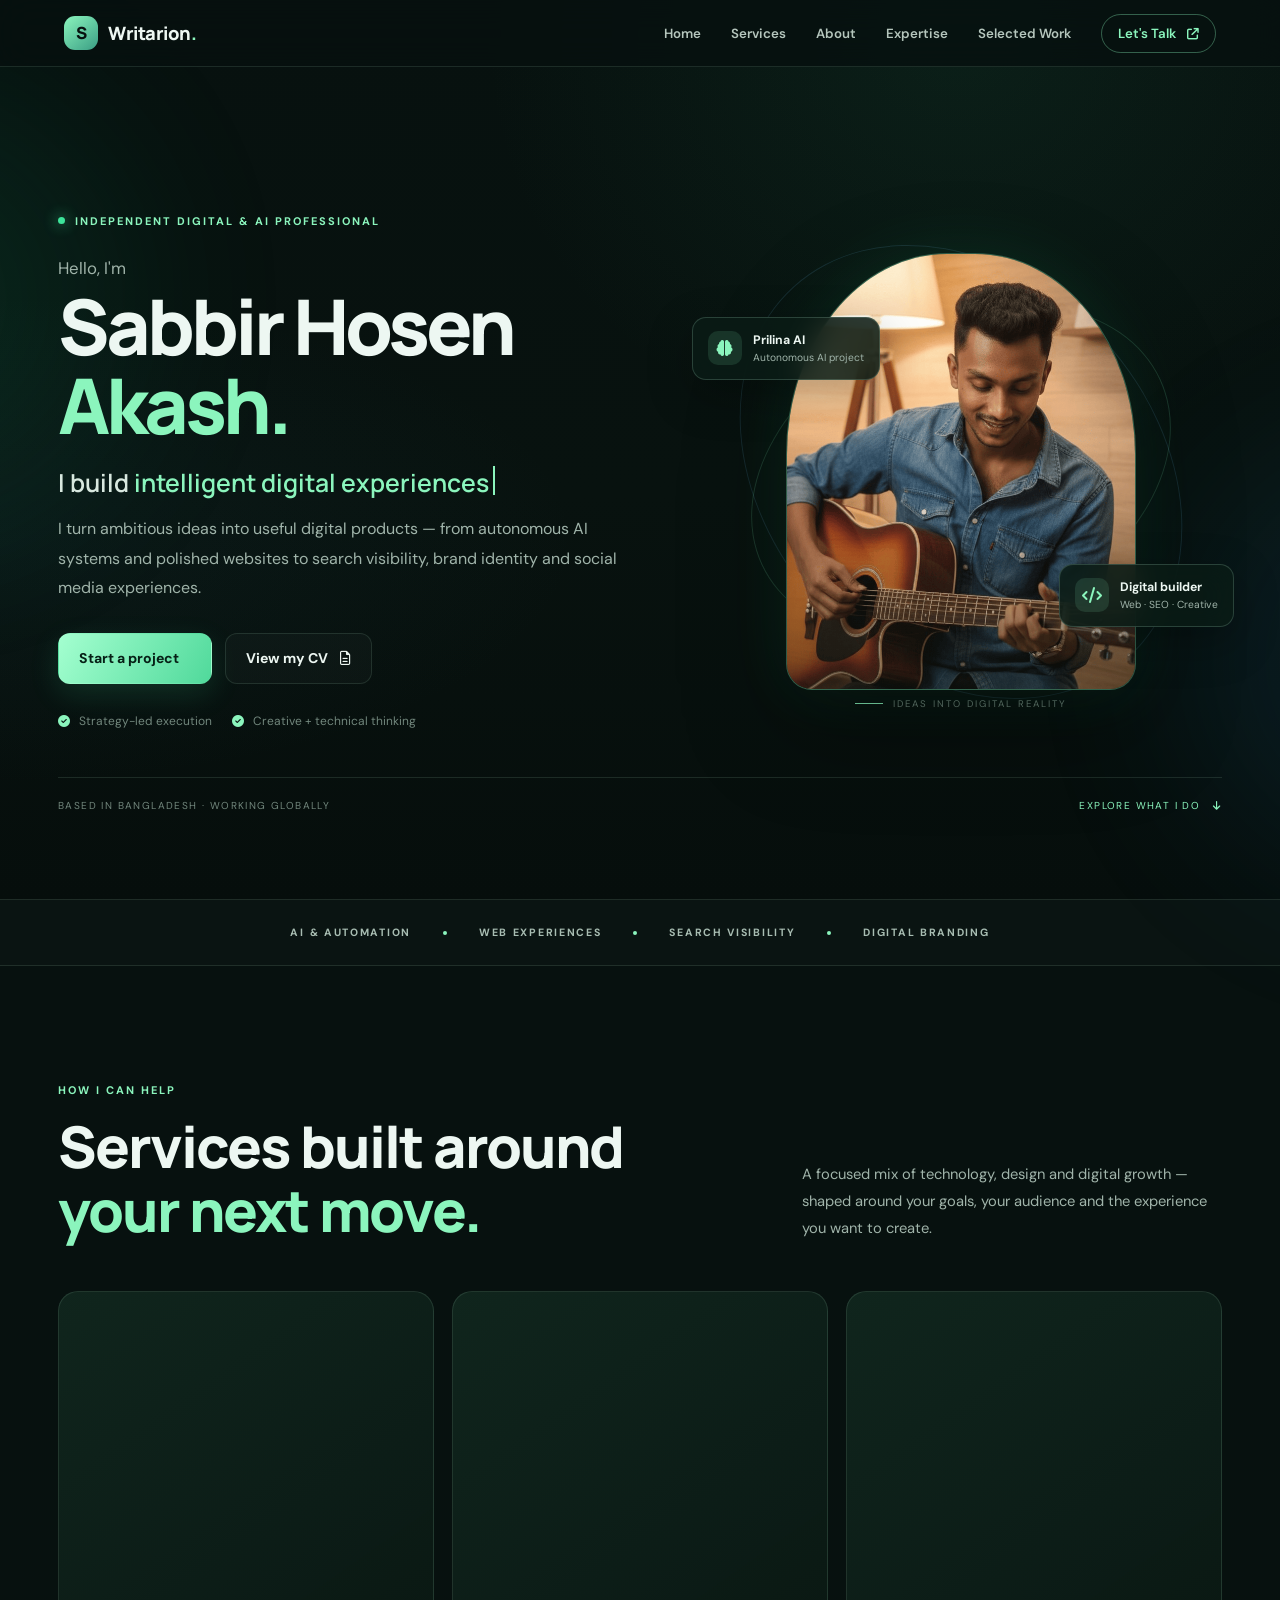
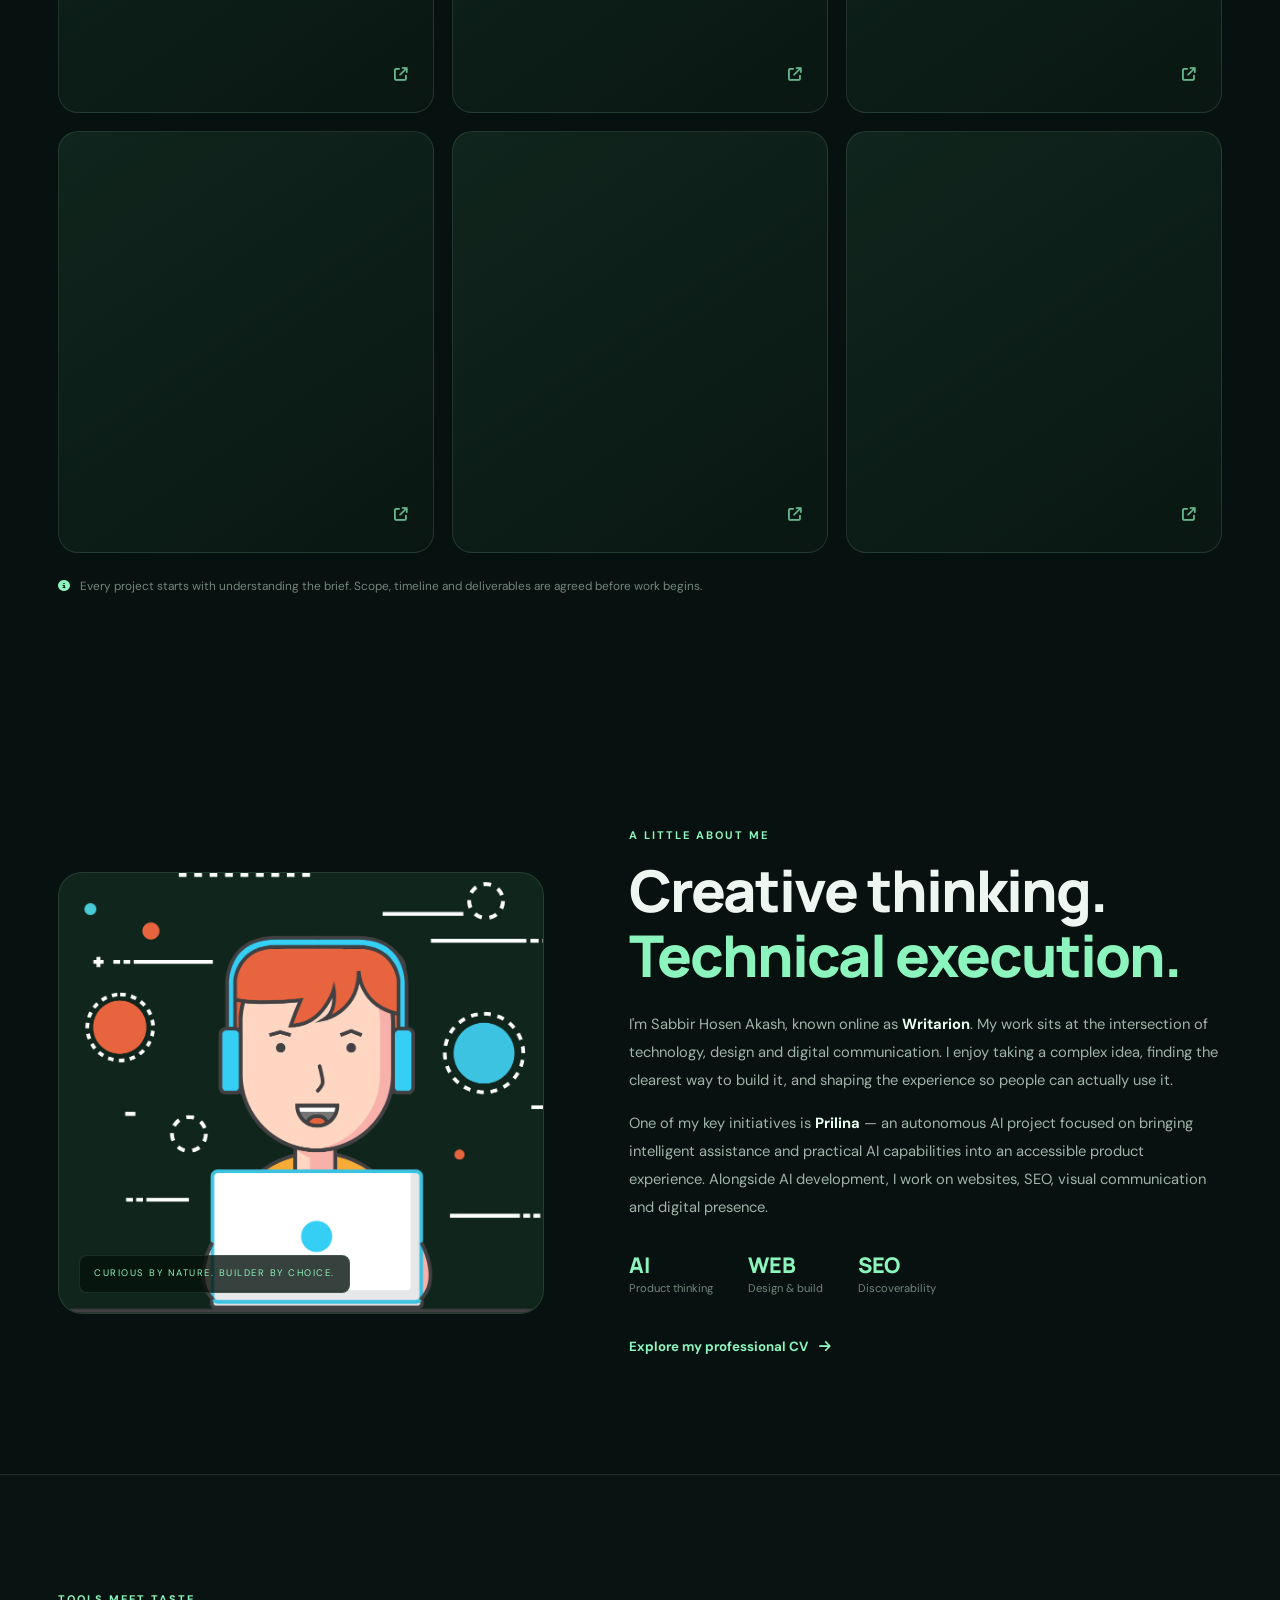
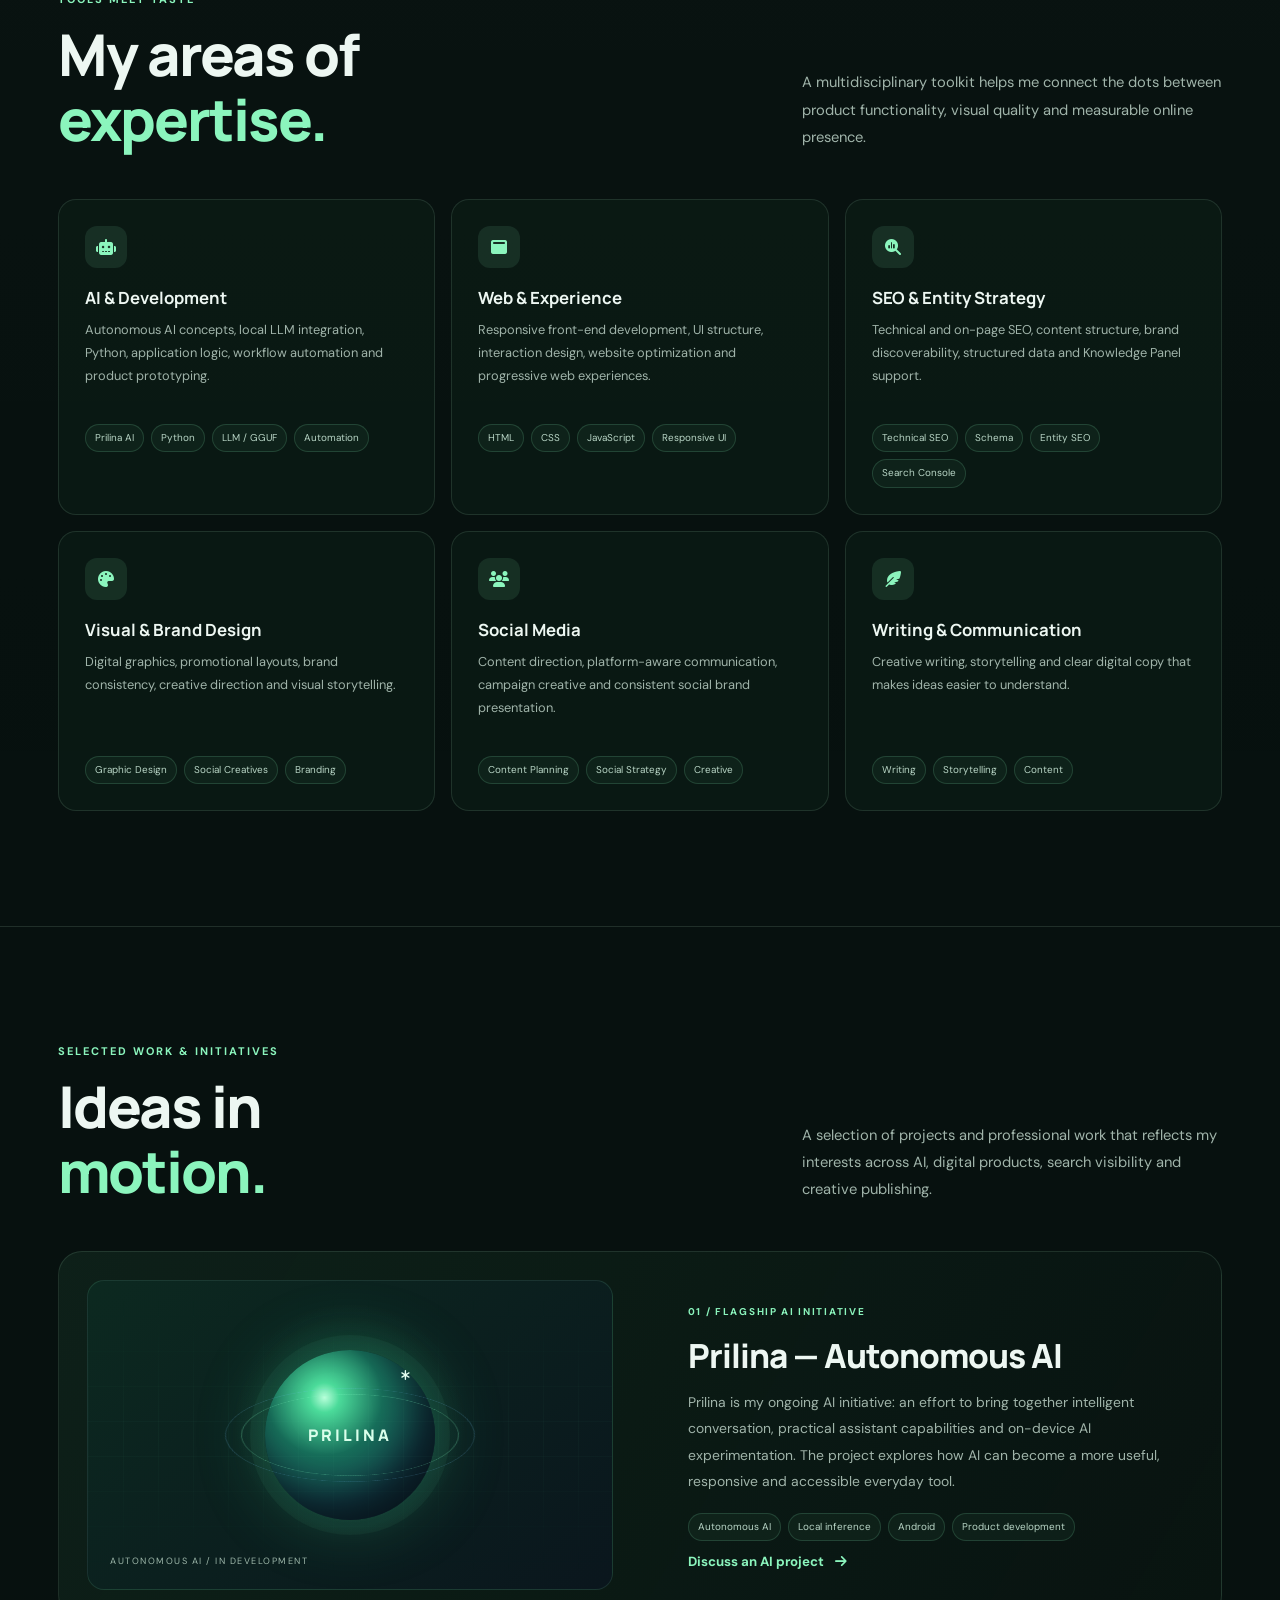
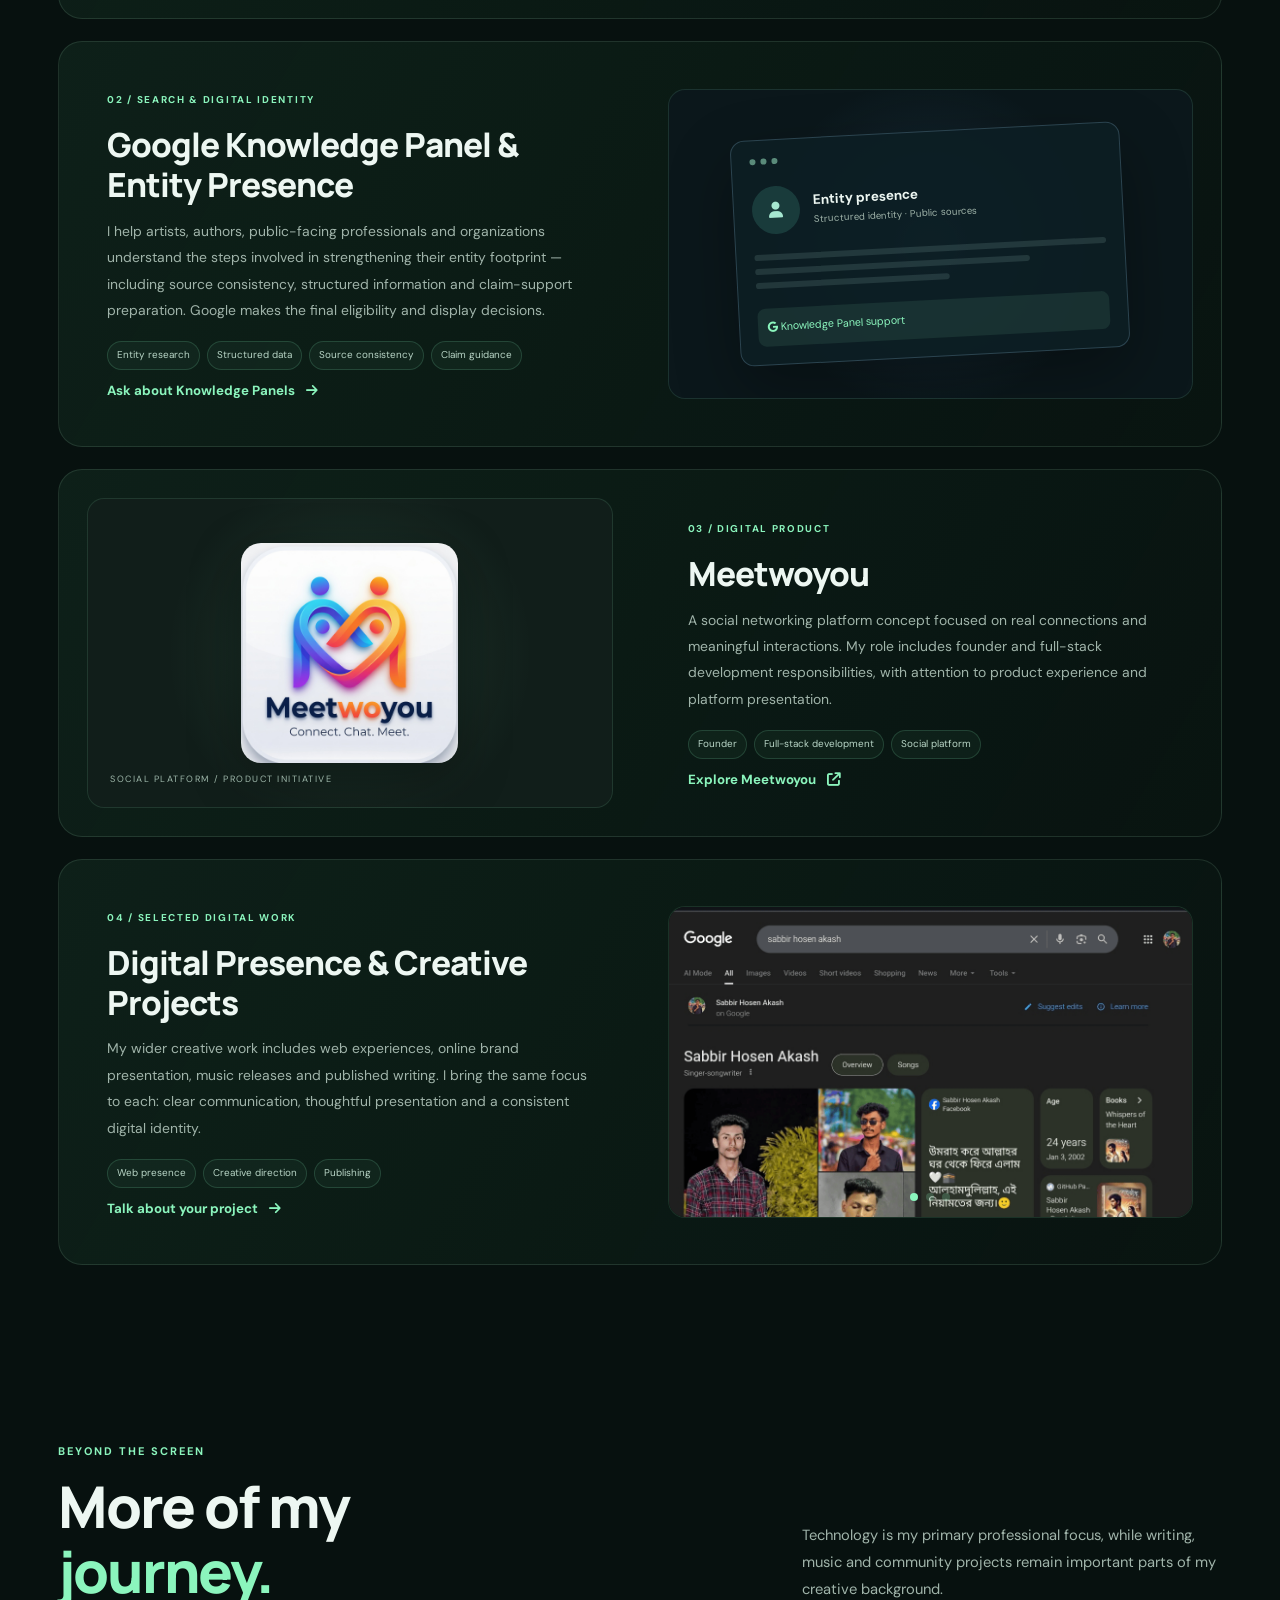
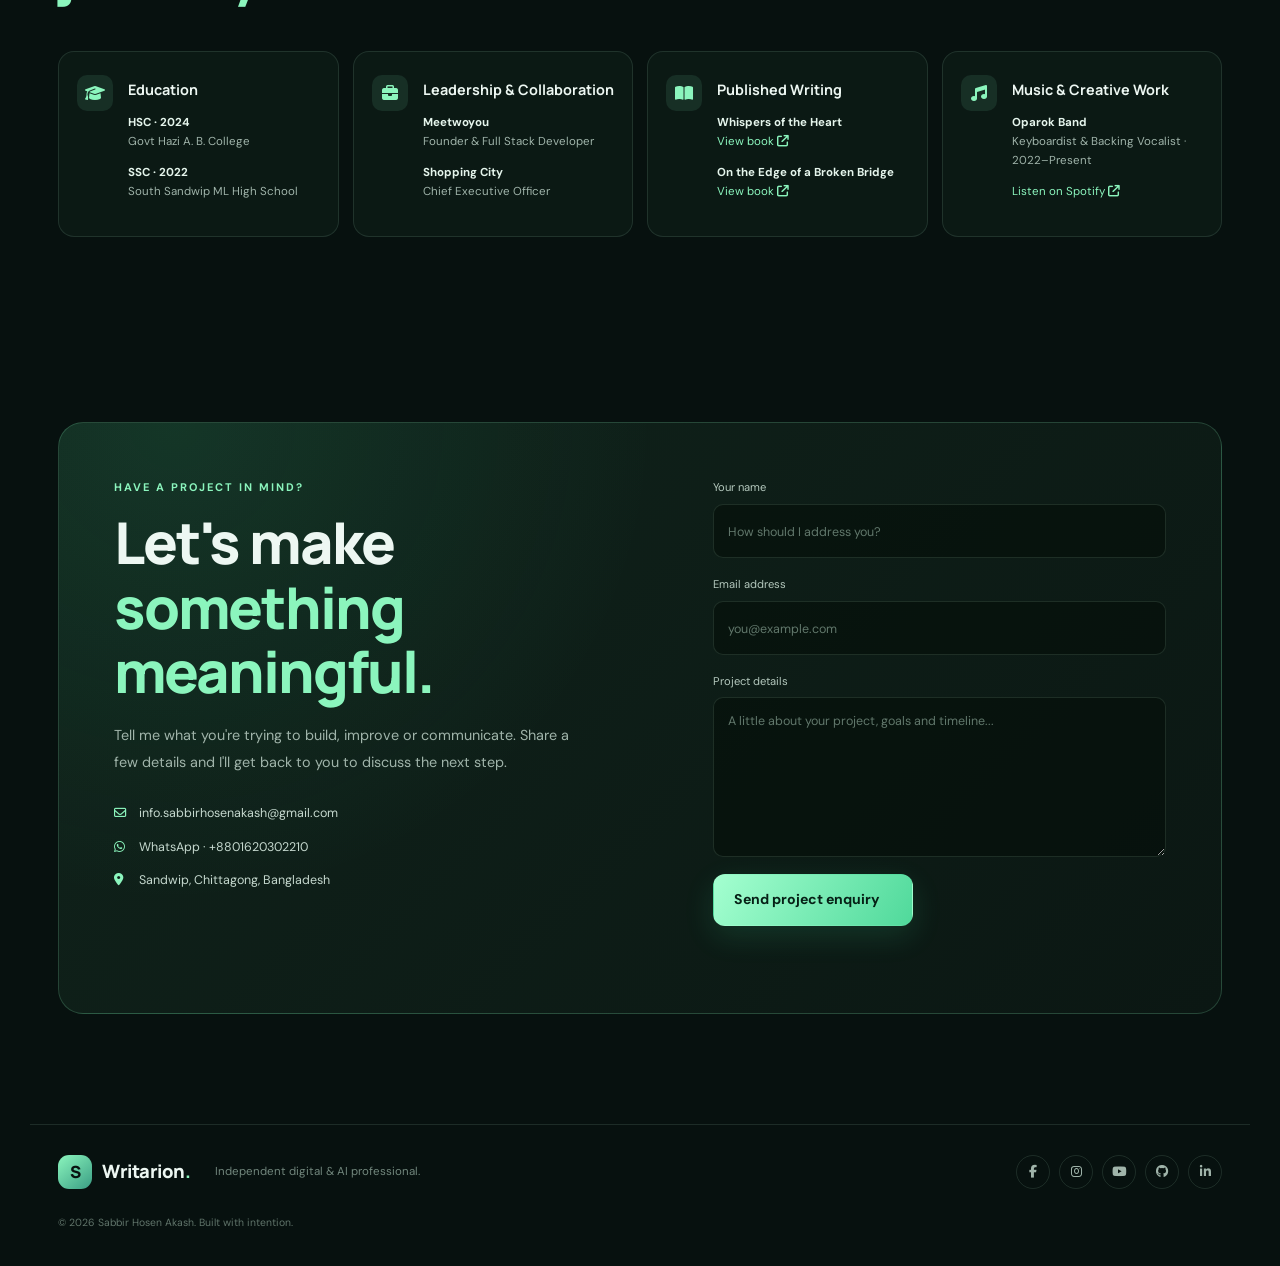
<file: index.html>
<!DOCTYPE html>
<html lang="en">
<head>
  <meta charset="UTF-8">
  <meta name="viewport" content="width=device-width, initial-scale=1">
  <title>Sabbir Hosen Akash | Autonomous AI Developer, Web Designer & SEO Specialist</title>
  <meta name="description" content="Explore the work of Sabbir Hosen Akash (Writarion): creator of Prilina autonomous AI, web developer and designer, SEO specialist, Google Knowledge Panel consultant, graphic designer and social media strategist.">
  <meta name="keywords" content="Sabbir Hosen Akash, Writarion, Prilina AI, autonomous AI developer, web designer, SEO specialist, Google Knowledge Panel, graphic design, social media management">
  <meta name="author" content="Sabbir Hosen Akash">
  <meta name="robots" content="index, follow, max-image-preview:large">
  <meta name="theme-color" content="#07110f">
  <link rel="canonical" href="https://sabbirhosenakash.github.io/DJ/">
  <meta property="og:type" content="website">
  <meta property="og:url" content="https://sabbirhosenakash.github.io/DJ/">
  <meta property="og:title" content="Sabbir Hosen Akash | AI, Web, SEO & Digital Creative">
  <meta property="og:description" content="I build intelligent digital experiences, high-performing websites and discoverable brands. Explore Prilina AI, selected work and professional services.">
  <meta property="og:image" content="https://sabbirhosenakash.github.io/DJ/sabbir.png">
  <meta name="twitter:card" content="summary_large_image">
  <meta name="twitter:title" content="Sabbir Hosen Akash | Digital & AI Portfolio">
  <meta name="twitter:description" content="Autonomous AI development, web design, SEO, Knowledge Panel support and digital creative services.">
  <meta name="twitter:image" content="https://sabbirhosenakash.github.io/DJ/sabbir.png">
  <link rel="icon" type="image/png" href="favicon-32x32.png">
  <link rel="apple-touch-icon" href="apple-touch-icon.png">
  <link rel="manifest" href="site.webmanifest">
  <link rel="preconnect" href="https://fonts.googleapis.com">
  <link rel="preconnect" href="https://fonts.gstatic.com" crossorigin>
  <link href="https://fonts.googleapis.com/css2?family=DM+Sans:wght@400;500;600;700&family=Manrope:wght@400;500;600;700;800&display=swap" rel="stylesheet">
  <link rel="stylesheet" href="https://cdnjs.cloudflare.com/ajax/libs/font-awesome/6.4.0/css/all.min.css">
  <link rel="stylesheet" href="https://cdn.jsdelivr.net/npm/swiper@10/swiper-bundle.min.css">
  <link rel="stylesheet" href="https://unpkg.com/aos@2.3.1/dist/aos.css">
  <link rel="stylesheet" href="style.css">
  <script type="application/ld+json">
  {
    "@context":"https://schema.org",
    "@type":"Person",
    "@id":"https://sabbirhosenakash.github.io/DJ/#person",
    "name":"Sabbir Hosen Akash",
    "alternateName":["Writarion","Sabbir Hosen Akash"],
    "url":"https://sabbirhosenakash.github.io/DJ/",
    "image":"https://sabbirhosenakash.github.io/DJ/sabbir.png",
    "email":"mailto:info.sabbirhosenakash@gmail.com",
    "telephone":"+8801620302210",
    "jobTitle":["Autonomous AI Developer","Web Developer","Web Designer","SEO Specialist","Digital Creative Professional"],
    "description":"Sabbir Hosen Akash, known as Writarion, works across autonomous AI development, web design and development, search engine optimization, digital branding, graphic design and social media services.",
    "knowsAbout":["Autonomous AI","Local AI systems","Web development","Web design","Search engine optimization","Google Knowledge Panels","Entity SEO","Graphic design","Social media strategy","Digital marketing","Python programming"],
    "alumniOf":[{"@type":"EducationalOrganization","name":"Govt Hazi A. B. College"},{"@type":"EducationalOrganization","name":"South Sandwip ML High School"}],
    "sameAs":["https://www.facebook.com/sabbirh0senakash","https://www.instagram.com/sabbirhosenakash","https://www.youtube.com/c/sabbirhosenakash","https://github.com/SabbirHosenAkash","https://www.linkedin.com/in/sabbir-hosen-akash","https://books.apple.com/us/author/sabbir-hosen-akash/id1695164042"]
  }
  </script>
</head>
<body>
  <div class="ambient ambient-one"></div><div class="ambient ambient-two"></div>
  <div id="install-banner" class="install-banner" hidden>
    <span><i class="fa-solid fa-sparkles"></i> Install the portfolio for a smoother experience.</span>
    <div><button id="btn-install" type="button">Install</button><button id="btn-close" type="button" aria-label="Close install banner">×</button></div>
  </div>
  <nav class="navbar">
    <a class="brand" href="#home" aria-label="Sabbir Hosen Akash home"><span class="brand-mark">S</span><span>Writarion<span class="brand-dot">.</span></span></a>
    <button class="menu-btn" id="menu-btn" aria-label="Open navigation" aria-expanded="false"><i class="fa-solid fa-bars"></i></button>
    <ul id="nav-links">
      <li><a href="#home">Home</a></li><li><a href="#services">Services</a></li><li><a href="#about">About</a></li><li><a href="#skills">Expertise</a></li><li><a href="#work">Selected Work</a></li><li><a href="#contact" class="nav-cta">Let's Talk <i class="fa-solid fa-arrow-up-right-from-square"></i></a></li>
    </ul>
  </nav>

  <main>
    <header class="hero" id="home">
      <div class="hero-grid">
        <div class="hero-copy" data-aos="fade-up">
          <div class="eyebrow"><span class="status-dot"></span> INDEPENDENT DIGITAL & AI PROFESSIONAL</div>
          <p class="hero-intro">Hello, I'm</p>
          <h1>Sabbir Hosen<br><span>Akash.</span></h1>
          <h2 class="hero-role">I build <span id="typing-effect">intelligent digital experiences</span><i class="typing-caret"></i></h2>
          <p class="hero-description">I turn ambitious ideas into useful digital products — from autonomous AI systems and polished websites to search visibility, brand identity and social media experiences.</p>
          <div class="hero-actions">
            <a class="button button-primary" href="#contact">Start a project <i class="fa-solid fa-arrow-up-right"></i></a>
            <a class="button button-ghost" href="cv.html" target="_blank" rel="noopener">View my CV <i class="fa-regular fa-file-lines"></i></a>
          </div>
          <div class="hero-proof"><span><i class="fa-solid fa-circle-check"></i> Strategy-led execution</span><span><i class="fa-solid fa-circle-check"></i> Creative + technical thinking</span></div>
        </div>
        <div class="hero-visual" data-aos="zoom-in" data-aos-delay="150">
          <div class="visual-orbit orbit-a"></div><div class="visual-orbit orbit-b"></div>
          <div class="portrait-frame"><img src="sabbir.png" alt="Portrait of Sabbir Hosen Akash, also known as Writarion"></div>
          <div class="floating-chip chip-ai"><span class="chip-icon"><i class="fa-solid fa-brain"></i></span><span><strong>Prilina AI</strong><small>Autonomous AI project</small></span></div>
          <div class="floating-chip chip-web"><span class="chip-icon"><i class="fa-solid fa-code"></i></span><span><strong>Digital builder</strong><small>Web · SEO · Creative</small></span></div>
          <div class="visual-caption"><span class="caption-line"></span><span>IDEAS INTO DIGITAL REALITY</span></div>
        </div>
      </div>
      <div class="hero-bottom"><span>BASED IN BANGLADESH · WORKING GLOBALLY</span><a href="#services">EXPLORE WHAT I DO <i class="fa-solid fa-arrow-down"></i></a></div>
    </header>

    <section class="trust-strip" aria-label="Professional focus">
      <span>AI & AUTOMATION</span><i></i><span>WEB EXPERIENCES</span><i></i><span>SEARCH VISIBILITY</span><i></i><span>DIGITAL BRANDING</span>
    </section>

    <section id="services" class="section section-services">
      <div class="section-heading" data-aos="fade-up"><div><p class="eyebrow">HOW I CAN HELP</p><h2>Services built around<br><span>your next move.</span></h2></div><p class="section-lead">A focused mix of technology, design and digital growth — shaped around your goals, your audience and the experience you want to create.</p></div>
      <div class="services-grid">
        <article class="service-card" data-service="ai"><div class="service-icon-stage"><i class="fa-solid fa-brain"></i></div><div class="service-copy"><span class="service-index">01 / AI SYSTEMS</span><h3>Autonomous AI Development</h3><p>Designing intelligent assistants and AI-powered workflows, with a focus on practical automation, local model integration and useful real-world capabilities.</p></div><a href="#contact" class="service-link" aria-label="Discuss autonomous AI development"><i class="fa-solid fa-arrow-up-right-from-square"></i></a></article>
        <article class="service-card" data-service="web"><div class="service-icon-stage"><i class="fa-solid fa-laptop-code"></i></div><div class="service-copy"><span class="service-index">02 / WEB EXPERIENCE</span><h3>Web Design & Development</h3><p>Building responsive, modern websites with thoughtful structure, polished interfaces, smooth interactions and performance-conscious implementation.</p></div><a href="#contact" class="service-link" aria-label="Discuss web design and development"><i class="fa-solid fa-arrow-up-right-from-square"></i></a></article>
        <article class="service-card" data-service="seo"><div class="service-icon-stage"><i class="fa-solid fa-chart-line"></i></div><div class="service-copy"><span class="service-index">03 / SEARCH GROWTH</span><h3>SEO & Online Visibility</h3><p>Improving technical foundations, on-page relevance, content structure and entity signals to help brands become easier to discover in search.</p></div><a href="#contact" class="service-link" aria-label="Discuss SEO services"><i class="fa-solid fa-arrow-up-right-from-square"></i></a></article>
        <article class="service-card" data-service="knowledge"><div class="service-icon-stage"><i class="fa-brands fa-google"></i></div><div class="service-copy"><span class="service-index">04 / ENTITY PRESENCE</span><h3>Google Knowledge Panel Support</h3><p>Helping eligible people, authors and organizations strengthen their public entity presence through structured information, source consistency and claim-support guidance.</p></div><a href="#contact" class="service-link" aria-label="Discuss Knowledge Panel support"><i class="fa-solid fa-arrow-up-right-from-square"></i></a></article>
        <article class="service-card" data-service="design"><div class="service-icon-stage"><i class="fa-solid fa-pen-nib"></i></div><div class="service-copy"><span class="service-index">05 / VISUAL IDENTITY</span><h3>Graphic Design & Branding</h3><p>Creating clear, memorable visual assets for digital brands — from social creatives and promotional graphics to cohesive identity direction.</p></div><a href="#contact" class="service-link" aria-label="Discuss graphic design"><i class="fa-solid fa-arrow-up-right-from-square"></i></a></article>
        <article class="service-card" data-service="social"><div class="service-icon-stage"><i class="fa-solid fa-bullhorn"></i></div><div class="service-copy"><span class="service-index">06 / SOCIAL PRESENCE</span><h3>Social Media Services</h3><p>Supporting a stronger social presence with content planning, creative direction, platform-ready visuals and consistent brand communication.</p></div><a href="#contact" class="service-link" aria-label="Discuss social media services"><i class="fa-solid fa-arrow-up-right-from-square"></i></a></article>
      </div>
      <p class="service-note"><i class="fa-solid fa-circle-info"></i> Every project starts with understanding the brief. Scope, timeline and deliverables are agreed before work begins.</p>
    </section>

    <section id="about" class="section about-section">
      <div class="about-image" data-aos="fade-right"><img src="about.png" alt="Sabbir Hosen Akash — Writarion"><div class="image-label">CURIOUS BY NATURE. BUILDER BY CHOICE.</div></div>
      <div class="about-copy" data-aos="fade-left"><p class="eyebrow">A LITTLE ABOUT ME</p><h2>Creative thinking.<br><span>Technical execution.</span></h2>
        <p>I'm Sabbir Hosen Akash, known online as <strong>Writarion</strong>. My work sits at the intersection of technology, design and digital communication. I enjoy taking a complex idea, finding the clearest way to build it, and shaping the experience so people can actually use it.</p>
        <p>One of my key initiatives is <strong>Prilina</strong> — an autonomous AI project focused on bringing intelligent assistance and practical AI capabilities into an accessible product experience. Alongside AI development, I work on websites, SEO, visual communication and digital presence.</p>
        <div class="about-facts"><div><strong>AI</strong><span>Product thinking</span></div><div><strong>WEB</strong><span>Design & build</span></div><div><strong>SEO</strong><span>Discoverability</span></div></div>
        <a class="text-link" href="cv.html" target="_blank" rel="noopener">Explore my professional CV <i class="fa-solid fa-arrow-right"></i></a>
      </div>
    </section>

    <section id="skills" class="section expertise-section">
      <div class="section-heading" data-aos="fade-up"><div><p class="eyebrow">TOOLS MEET TASTE</p><h2>My areas of<br><span>expertise.</span></h2></div><p class="section-lead">A multidisciplinary toolkit helps me connect the dots between product functionality, visual quality and measurable online presence.</p></div>
      <div class="expertise-grid">
        <div class="expertise-card" data-aos="fade-up"><span class="expertise-icon"><i class="fa-solid fa-robot"></i></span><h3>AI & Development</h3><p>Autonomous AI concepts, local LLM integration, Python, application logic, workflow automation and product prototyping.</p><div class="skill-tags"><span>Prilina AI</span><span>Python</span><span>LLM / GGUF</span><span>Automation</span></div></div>
        <div class="expertise-card" data-aos="fade-up" data-aos-delay="80"><span class="expertise-icon"><i class="fa-solid fa-window-maximize"></i></span><h3>Web & Experience</h3><p>Responsive front-end development, UI structure, interaction design, website optimization and progressive web experiences.</p><div class="skill-tags"><span>HTML</span><span>CSS</span><span>JavaScript</span><span>Responsive UI</span></div></div>
        <div class="expertise-card" data-aos="fade-up" data-aos-delay="160"><span class="expertise-icon"><i class="fa-solid fa-magnifying-glass-chart"></i></span><h3>SEO & Entity Strategy</h3><p>Technical and on-page SEO, content structure, brand discoverability, structured data and Knowledge Panel support.</p><div class="skill-tags"><span>Technical SEO</span><span>Schema</span><span>Entity SEO</span><span>Search Console</span></div></div>
        <div class="expertise-card" data-aos="fade-up"><span class="expertise-icon"><i class="fa-solid fa-palette"></i></span><h3>Visual & Brand Design</h3><p>Digital graphics, promotional layouts, brand consistency, creative direction and visual storytelling.</p><div class="skill-tags"><span>Graphic Design</span><span>Social Creatives</span><span>Branding</span></div></div>
        <div class="expertise-card" data-aos="fade-up" data-aos-delay="80"><span class="expertise-icon"><i class="fa-solid fa-users"></i></span><h3>Social Media</h3><p>Content direction, platform-aware communication, campaign creative and consistent social brand presentation.</p><div class="skill-tags"><span>Content Planning</span><span>Social Strategy</span><span>Creative</span></div></div>
        <div class="expertise-card" data-aos="fade-up" data-aos-delay="160"><span class="expertise-icon"><i class="fa-solid fa-feather-pointed"></i></span><h3>Writing & Communication</h3><p>Creative writing, storytelling and clear digital copy that makes ideas easier to understand.</p><div class="skill-tags"><span>Writing</span><span>Storytelling</span><span>Content</span></div></div>
      </div>
    </section>

    <section id="work" class="section work-section">
      <div class="section-heading" data-aos="fade-up"><div><p class="eyebrow">SELECTED WORK & INITIATIVES</p><h2>Ideas in<br><span>motion.</span></h2></div><p class="section-lead">A selection of projects and professional work that reflects my interests across AI, digital products, search visibility and creative publishing.</p></div>
      <article class="feature-project prilina-project" data-aos="fade-up">
        <div class="project-art ai-art"><div class="ai-orb"><span>PRILINA</span><i class="fa-solid fa-asterisk"></i></div><span class="art-caption">AUTONOMOUS AI / IN DEVELOPMENT</span><div class="art-grid"></div></div>
        <div class="project-description"><span class="project-kicker">01 / FLAGSHIP AI INITIATIVE</span><h3>Prilina — Autonomous AI</h3><p>Prilina is my ongoing AI initiative: an effort to bring together intelligent conversation, practical assistant capabilities and on-device AI experimentation. The project explores how AI can become a more useful, responsive and accessible everyday tool.</p><div class="project-tags"><span>Autonomous AI</span><span>Local inference</span><span>Android</span><span>Product development</span></div><a class="text-link" href="#contact">Discuss an AI project <i class="fa-solid fa-arrow-right"></i></a></div>
      </article>
      <article class="feature-project reverse" data-aos="fade-up">
        <div class="project-art knowledge-art"><div class="knowledge-window"><div class="kw-top"><span></span><span></span><span></span></div><div class="kw-profile"><div class="kw-avatar"><i class="fa-solid fa-user"></i></div><div><b>Entity presence</b><small>Structured identity · Public sources</small></div></div><div class="kw-lines"><i></i><i></i><i></i></div><div class="kw-badge"><i class="fa-brands fa-google"></i> Knowledge Panel support</div></div></div>
        <div class="project-description"><span class="project-kicker">02 / SEARCH & DIGITAL IDENTITY</span><h3>Google Knowledge Panel & Entity Presence</h3><p>I help artists, authors, public-facing professionals and organizations understand the steps involved in strengthening their entity footprint — including source consistency, structured information and claim-support preparation. Google makes the final eligibility and display decisions.</p><div class="project-tags"><span>Entity research</span><span>Structured data</span><span>Source consistency</span><span>Claim guidance</span></div><a class="text-link" href="#contact">Ask about Knowledge Panels <i class="fa-solid fa-arrow-right"></i></a></div>
      </article>
      <article class="feature-project" data-aos="fade-up">
        <div class="project-art meet-art"><img src="meetwoyou.jpg" alt="Meetwoyou social platform logo"><span class="art-caption">SOCIAL PLATFORM / PRODUCT INITIATIVE</span></div>
        <div class="project-description"><span class="project-kicker">03 / DIGITAL PRODUCT</span><h3>Meetwoyou</h3><p>A social networking platform concept focused on real connections and meaningful interactions. My role includes founder and full-stack development responsibilities, with attention to product experience and platform presentation.</p><div class="project-tags"><span>Founder</span><span>Full-stack development</span><span>Social platform</span></div><a class="text-link" href="https://meetwoyou.github.io" target="_blank" rel="noopener">Explore Meetwoyou <i class="fa-solid fa-arrow-up-right-from-square"></i></a></div>
      </article>
      <article class="feature-project reverse" data-aos="fade-up">
        <div class="project-art panel-art">
          <div class="swiper project-slider"><div class="swiper-wrapper"><div class="swiper-slide"><img src="ss1.png" alt="Knowledge Panel project example one"></div><div class="swiper-slide"><img src="ss2.png" alt="Knowledge Panel project example two"></div><div class="swiper-slide"><img src="ss3.png" alt="Knowledge Panel project example three"></div></div><div class="swiper-pagination"></div></div>
        </div>
        <div class="project-description"><span class="project-kicker">04 / SELECTED DIGITAL WORK</span><h3>Digital Presence & Creative Projects</h3><p>My wider creative work includes web experiences, online brand presentation, music releases and published writing. I bring the same focus to each: clear communication, thoughtful presentation and a consistent digital identity.</p><div class="project-tags"><span>Web presence</span><span>Creative direction</span><span>Publishing</span></div><a class="text-link" href="#contact">Talk about your project <i class="fa-solid fa-arrow-right"></i></a></div>
      </article>
    </section>

    <section class="section credentials-section">
      <div class="section-heading" data-aos="fade-up"><div><p class="eyebrow">BEYOND THE SCREEN</p><h2>More of my<br><span>journey.</span></h2></div><p class="section-lead">Technology is my primary professional focus, while writing, music and community projects remain important parts of my creative background.</p></div>
      <div class="credentials-grid">
        <article class="credential-card" data-aos="fade-up"><span class="credential-icon"><i class="fa-solid fa-graduation-cap"></i></span><div><h3>Education</h3><p><strong>HSC · 2024</strong><br>Govt Hazi A. B. College</p><p><strong>SSC · 2022</strong><br>South Sandwip ML High School</p></div></article>
        <article class="credential-card" data-aos="fade-up" data-aos-delay="80"><span class="credential-icon"><i class="fa-solid fa-briefcase"></i></span><div><h3>Leadership & Collaboration</h3><p><strong>Meetwoyou</strong><br>Founder & Full Stack Developer</p><p><strong>Shopping City</strong><br>Chief Executive Officer</p></div></article>
        <article class="credential-card" data-aos="fade-up" data-aos-delay="160"><span class="credential-icon"><i class="fa-solid fa-book-open"></i></span><div><h3>Published Writing</h3><p><strong>Whispers of the Heart</strong><br><a href="https://books.google.com.sa/books?id=lyE2EQAAQBAJ" target="_blank" rel="noopener">View book <i class="fa-solid fa-arrow-up-right-from-square"></i></a></p><p><strong>On the Edge of a Broken Bridge</strong><br><a href="https://books.google.com.sa/books?id=NphdEQAAQBAJ" target="_blank" rel="noopener">View book <i class="fa-solid fa-arrow-up-right-from-square"></i></a></p></div></article>
        <article class="credential-card" data-aos="fade-up" data-aos-delay="240"><span class="credential-icon"><i class="fa-solid fa-music"></i></span><div><h3>Music & Creative Work</h3><p><strong>Oparok Band</strong><br>Keyboardist & Backing Vocalist · 2022–Present</p><p><a href="https://open.spotify.com/artist/2x3o1BGTKa9oyQIatDkgZQ" target="_blank" rel="noopener">Listen on Spotify <i class="fa-solid fa-arrow-up-right-from-square"></i></a></p></div></article>
      </div>
    </section>

    <section id="contact" class="section contact-section">
      <div class="contact-panel" data-aos="fade-up"><div class="contact-copy"><p class="eyebrow">HAVE A PROJECT IN MIND?</p><h2>Let's make<br><span>something meaningful.</span></h2><p>Tell me what you're trying to build, improve or communicate. Share a few details and I'll get back to you to discuss the next step.</p><div class="contact-links"><a href="mailto:info.sabbirhosenakash@gmail.com"><i class="fa-regular fa-envelope"></i> info.sabbirhosenakash@gmail.com</a><a href="https://wa.me/8801620302210" target="_blank" rel="noopener"><i class="fa-brands fa-whatsapp"></i> WhatsApp · +8801620302210</a><span><i class="fa-solid fa-location-dot"></i> Sandwip, Chittagong, Bangladesh</span></div></div>
        <form id="contact-form" class="contact-form"><label for="form-name">Your name</label><input type="text" name="name" id="form-name" placeholder="How should I address you?" required><label for="form-email">Email address</label><input type="email" name="email" id="form-email" placeholder="you@example.com" required><label for="form-message">Project details</label><textarea name="message" id="form-message" rows="5" placeholder="A little about your project, goals and timeline..." required></textarea><button type="submit" class="button button-primary send-btn" id="submit-btn"><span id="btn-text">Send project enquiry</span><i class="fa-solid fa-arrow-up-right"></i></button><p id="form-status" role="status" aria-live="polite"></p></form>
      </div>
    </section>
  </main>
  <footer class="footer"><a class="brand" href="#home"><span class="brand-mark">S</span><span>Writarion<span class="brand-dot">.</span></span></a><p>Independent digital & AI professional.</p><div class="footer-social"><a href="https://www.facebook.com/sabbirh0senakash" aria-label="Facebook" target="_blank" rel="noopener"><i class="fa-brands fa-facebook-f"></i></a><a href="https://www.instagram.com/sabbirhosenakash" aria-label="Instagram" target="_blank" rel="noopener"><i class="fa-brands fa-instagram"></i></a><a href="https://www.youtube.com/c/sabbirhosenakash" aria-label="YouTube" target="_blank" rel="noopener"><i class="fa-brands fa-youtube"></i></a><a href="https://github.com/SabbirHosenAkash" aria-label="GitHub" target="_blank" rel="noopener"><i class="fa-brands fa-github"></i></a><a href="https://www.linkedin.com/in/sabbir-hosen-akash" aria-label="LinkedIn" target="_blank" rel="noopener"><i class="fa-brands fa-linkedin-in"></i></a></div><small>© <span id="year"></span> Sabbir Hosen Akash. Built with intention.</small></footer>

  <script src="https://cdn.jsdelivr.net/npm/swiper@10/swiper-bundle.min.js"></script>
  <script src="https://unpkg.com/aos@2.3.1/dist/aos.js"></script>
  <script src="script.js"></script>
  <script>if('serviceWorker' in navigator){window.addEventListener('load',()=>navigator.serviceWorker.register('./sw.js').catch(err=>console.warn('Service worker registration failed',err)));}</script>
</body>
</html>
</file>
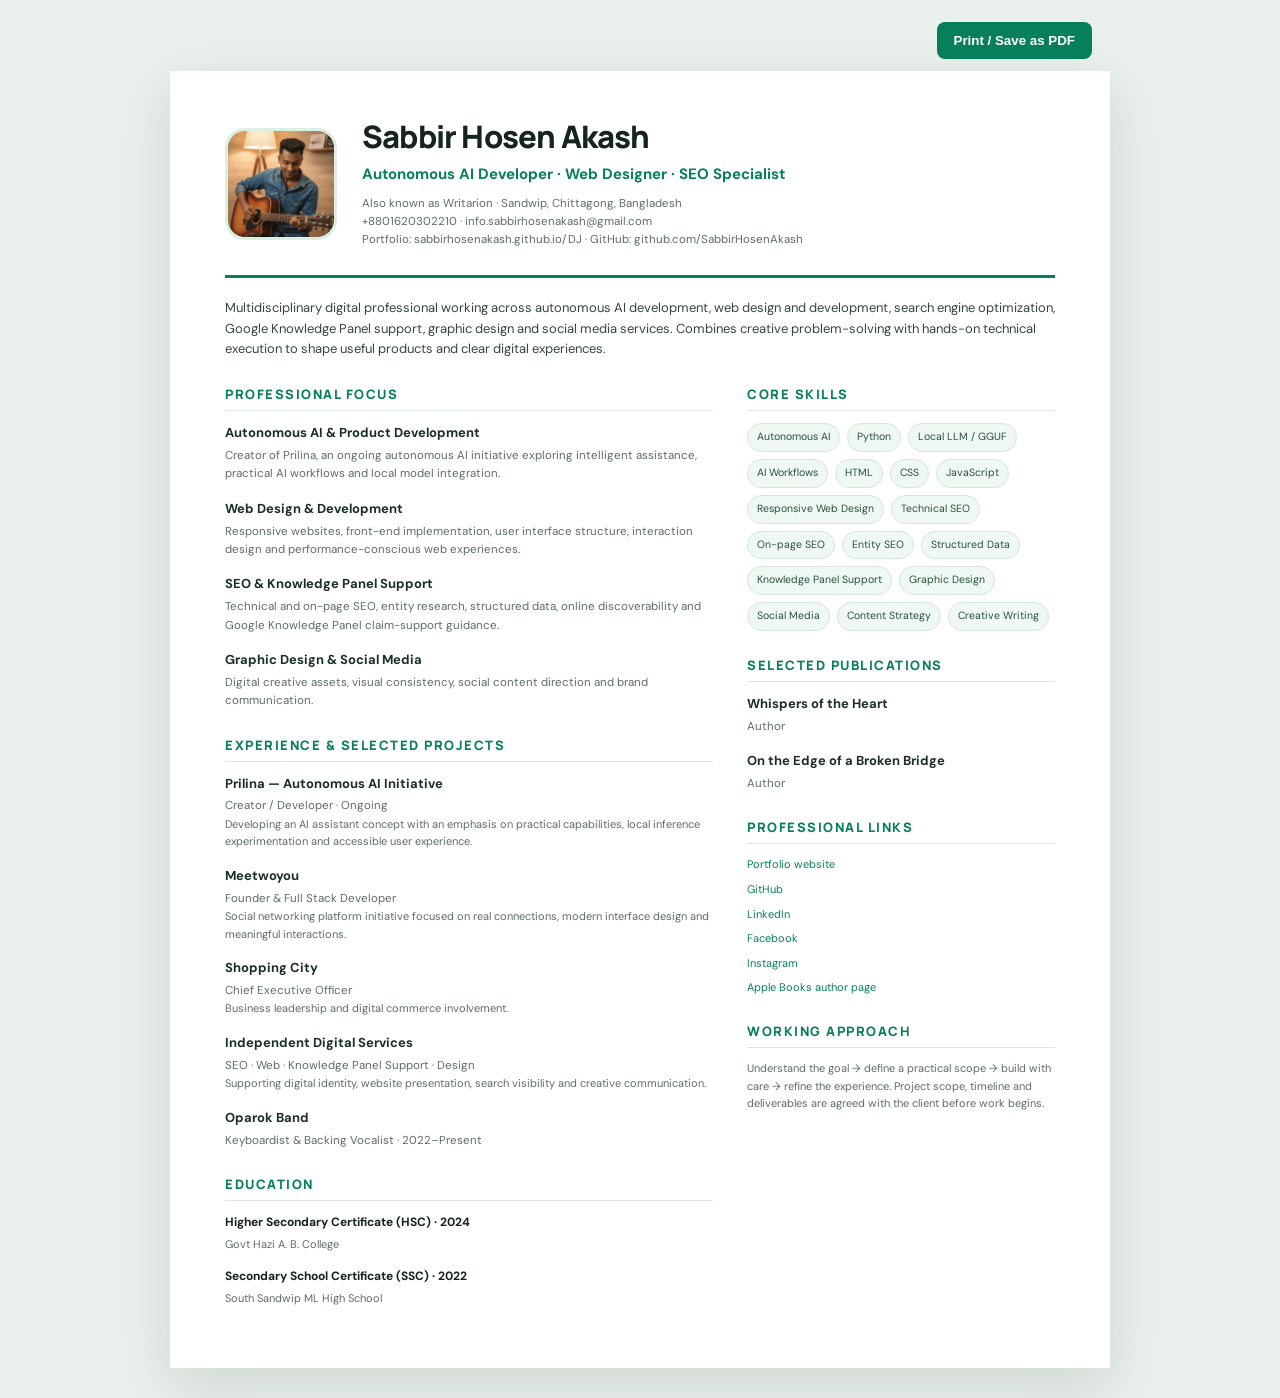
<file: cv.html>
<!DOCTYPE html>
<html lang="en">
<head>
<meta charset="UTF-8"><meta name="viewport" content="width=device-width, initial-scale=1">
<meta name="description" content="Professional CV of Sabbir Hosen Akash (Writarion), autonomous AI developer, web designer, SEO specialist and digital creative professional.">
<title>Sabbir Hosen Akash | Professional CV</title>
<link rel="preconnect" href="https://fonts.googleapis.com"><link href="https://fonts.googleapis.com/css2?family=DM+Sans:wght@400;500;600;700&family=Manrope:wght@600;700;800&display=swap" rel="stylesheet">
<style>
:root{--ink:#15241d;--muted:#5c6e64;--accent:#087f5b;--line:#dce8e0;--pale:#eff8f2}
*{box-sizing:border-box}body{margin:0;background:#eaf0ec;color:var(--ink);font:14px/1.6 'DM Sans',Arial,sans-serif}.toolbar{max-width:940px;margin:22px auto 12px;display:flex;justify-content:flex-end;gap:10px;padding:0 18px}.toolbar button{border:0;border-radius:8px;padding:11px 17px;background:#087f5b;color:#fff;font-weight:700;cursor:pointer}.sheet{max-width:940px;margin:0 auto 30px;background:#fff;padding:48px 55px;box-shadow:0 18px 55px rgba(20,45,30,.12)}header{display:grid;grid-template-columns:112px 1fr;gap:25px;align-items:center;border-bottom:3px solid var(--accent);padding-bottom:25px}header img{width:112px;height:112px;object-fit:cover;object-position:center 25%;border-radius:20px;border:3px solid #dcefe3}h1{font:800 31px/1.15 'Manrope',sans-serif;letter-spacing:-.8px;margin:0 0 7px}.role{font-size:15px;font-weight:700;color:var(--accent);margin:0}.contact{font-size:11.5px;color:var(--muted);margin-top:9px;overflow-wrap:anywhere}.summary{font-size:13px;color:#35483d;margin:20px 0 0}.columns{display:grid;grid-template-columns:1.35fr .85fr;gap:34px}section{margin-top:25px}h2{font:800 13px 'Manrope',sans-serif;text-transform:uppercase;letter-spacing:1.5px;color:var(--accent);margin:0 0 12px;padding-bottom:7px;border-bottom:1px solid var(--line)}p{margin:0;color:#3c4d43}.entry{margin-bottom:15px}.entry strong{display:block;font-size:13px;color:#1b3025}.sub{font-size:11.5px;color:var(--muted);margin-top:3px}.skills{display:flex;flex-wrap:wrap;gap:7px}.skills span{font-size:10.5px;padding:5px 9px;border-radius:20px;border:1px solid #d3e7da;background:var(--pale);color:#27523c}.small-note{font-size:11px;color:var(--muted)}a{color:var(--accent);text-decoration:none}.links{display:grid;gap:7px;font-size:11px;overflow-wrap:anywhere}.education-item{margin-bottom:12px}.education-item strong{display:block;font-size:12px}.education-item span{font-size:11px;color:var(--muted)}
@media(max-width:680px){.sheet{padding:28px 22px;margin:0 9px 20px}header{grid-template-columns:75px 1fr;gap:14px}header img{width:75px;height:75px;border-radius:14px}h1{font-size:22px}.role{font-size:12px}.contact{font-size:10px}.columns{grid-template-columns:1fr;gap:0}}
@page{size:A4;margin:0}@media print{body{background:#fff;font-size:12px}.toolbar{display:none}.sheet{max-width:none;margin:0;padding:15mm 16mm;box-shadow:none}.columns{gap:25px}section{break-inside:avoid}a{color:inherit;text-decoration:none}}
</style>
</head>
<body>
<div class="toolbar"><button onclick="window.print()">Print / Save as PDF</button></div>
<main class="sheet">
<header><img src="sabbir.png" alt="Sabbir Hosen Akash"><div><h1>Sabbir Hosen Akash</h1><p class="role">Autonomous AI Developer · Web Designer · SEO Specialist</p><div class="contact">Also known as Writarion · Sandwip, Chittagong, Bangladesh<br>+8801620302210 · info.sabbirhosenakash@gmail.com<br>Portfolio: sabbirhosenakash.github.io/DJ · GitHub: github.com/SabbirHosenAkash</div></div></header>
<p class="summary">Multidisciplinary digital professional working across autonomous AI development, web design and development, search engine optimization, Google Knowledge Panel support, graphic design and social media services. Combines creative problem-solving with hands-on technical execution to shape useful products and clear digital experiences.</p>
<div class="columns">
<div>
<section><h2>Professional Focus</h2>
<div class="entry"><strong>Autonomous AI & Product Development</strong><p class="sub">Creator of Prilina, an ongoing autonomous AI initiative exploring intelligent assistance, practical AI workflows and local model integration.</p></div>
<div class="entry"><strong>Web Design & Development</strong><p class="sub">Responsive websites, front-end implementation, user interface structure, interaction design and performance-conscious web experiences.</p></div>
<div class="entry"><strong>SEO & Knowledge Panel Support</strong><p class="sub">Technical and on-page SEO, entity research, structured data, online discoverability and Google Knowledge Panel claim-support guidance.</p></div>
<div class="entry"><strong>Graphic Design & Social Media</strong><p class="sub">Digital creative assets, visual consistency, social content direction and brand communication.</p></div>
</section>
<section><h2>Experience & Selected Projects</h2>
<div class="entry"><strong>Prilina — Autonomous AI Initiative</strong><p class="sub">Creator / Developer · Ongoing</p><p class="small-note">Developing an AI assistant concept with an emphasis on practical capabilities, local inference experimentation and accessible user experience.</p></div>
<div class="entry"><strong>Meetwoyou</strong><p class="sub">Founder & Full Stack Developer</p><p class="small-note">Social networking platform initiative focused on real connections, modern interface design and meaningful interactions.</p></div>
<div class="entry"><strong>Shopping City</strong><p class="sub">Chief Executive Officer</p><p class="small-note">Business leadership and digital commerce involvement.</p></div>
<div class="entry"><strong>Independent Digital Services</strong><p class="sub">SEO · Web · Knowledge Panel Support · Design</p><p class="small-note">Supporting digital identity, website presentation, search visibility and creative communication.</p></div>
<div class="entry"><strong>Oparok Band</strong><p class="sub">Keyboardist & Backing Vocalist · 2022–Present</p></div>
</section>
<section><h2>Education</h2><div class="education-item"><strong>Higher Secondary Certificate (HSC) · 2024</strong><span>Govt Hazi A. B. College</span></div><div class="education-item"><strong>Secondary School Certificate (SSC) · 2022</strong><span>South Sandwip ML High School</span></div></section>
</div>
<aside>
<section><h2>Core Skills</h2><div class="skills"><span>Autonomous AI</span><span>Python</span><span>Local LLM / GGUF</span><span>AI Workflows</span><span>HTML</span><span>CSS</span><span>JavaScript</span><span>Responsive Web Design</span><span>Technical SEO</span><span>On-page SEO</span><span>Entity SEO</span><span>Structured Data</span><span>Knowledge Panel Support</span><span>Graphic Design</span><span>Social Media</span><span>Content Strategy</span><span>Creative Writing</span></div></section>
<section><h2>Selected Publications</h2><div class="entry"><strong>Whispers of the Heart</strong><p class="sub">Author</p></div><div class="entry"><strong>On the Edge of a Broken Bridge</strong><p class="sub">Author</p></div></section>
<section><h2>Professional Links</h2><div class="links"><a href="https://sabbirhosenakash.github.io/DJ/">Portfolio website</a><a href="https://github.com/SabbirHosenAkash">GitHub</a><a href="https://www.linkedin.com/in/sabbir-hosen-akash">LinkedIn</a><a href="https://www.facebook.com/sabbirh0senakash">Facebook</a><a href="https://www.instagram.com/sabbirhosenakash">Instagram</a><a href="https://books.apple.com/us/author/sabbir-hosen-akash/id1695164042">Apple Books author page</a></div></section>
<section><h2>Working Approach</h2><p class="small-note">Understand the goal → define a practical scope → build with care → refine the experience. Project scope, timeline and deliverables are agreed with the client before work begins.</p></section>
</aside>
</div>
</main>
</body>
</html>
</file>
<file: style.css>
/* Writarion portfolio — premium dark emerald visual system */
:root{--bg:#07110f;--bg-soft:#0b1714;--panel:#0d1b17;--panel-2:#10221c;--text:#edf7f2;--muted:#a0b4aa;--muted-2:#71867c;--line:rgba(179,226,203,.13);--green:#8bf5bd;--green-strong:#3de49a;--blue:#79c8ff;--purple:#b99aff;--radius:22px;--ease:cubic-bezier(.2,.75,.25,1);--font:'DM Sans',sans-serif;--display:'Manrope',sans-serif}
*{box-sizing:border-box;margin:0;padding:0}
html{scroll-behavior:smooth;scroll-padding-top:90px}
body{font-family:var(--font);background:var(--bg);color:var(--text);line-height:1.65;overflow-x:hidden}
body:before{content:"";position:fixed;inset:0;z-index:-3;pointer-events:none;background:radial-gradient(ellipse at 75% 5%,rgba(38,125,87,.13),transparent 35%),radial-gradient(ellipse at 0% 60%,rgba(34,93,106,.10),transparent 32%),linear-gradient(180deg,#07110f,#08120f 55%,#060e0c)}
a{color:inherit;text-decoration:none}
button,input,textarea{font:inherit}
button,a{-webkit-tap-highlight-color:transparent}
.ambient{position:fixed;width:420px;height:420px;border-radius:50%;filter:blur(100px);opacity:.11;pointer-events:none;z-index:-2}
.ambient-one{background:#16c784;top:10%;left:-300px}.ambient-two{background:#2688d5;right:-340px;top:50%}
.navbar{position:sticky;top:0;z-index:1000;display:flex;align-items:center;justify-content:space-between;padding:16px max(5%,calc((100% - 1220px)/2));background:rgba(7,17,15,.82);backdrop-filter:blur(18px);border-bottom:1px solid var(--line)}
.brand{display:inline-flex;align-items:center;gap:10px;font-family:var(--display);font-weight:800;letter-spacing:-.5px;font-size:1.15rem}.brand-mark{width:34px;height:34px;display:grid;place-items:center;border-radius:11px;background:linear-gradient(140deg,var(--green),#3a9e84);color:#07110f;font-size:1.05rem}.brand-dot{color:var(--green)}
#nav-links{display:flex;align-items:center;gap:30px;list-style:none}#nav-links a{font-size:.83rem;color:#b5c6bd;font-weight:600;transition:color .25s}#nav-links a:hover{color:var(--green)}#nav-links .nav-cta{padding:10px 16px;border:1px solid rgba(139,245,189,.35);border-radius:30px;color:var(--green)}#nav-links .nav-cta i{margin-left:8px;font-size:.72rem}
.menu-btn{display:none;background:transparent;color:var(--text);border:1px solid var(--line);border-radius:10px;width:42px;height:42px;font-size:1.1rem}
.hero{max-width:1220px;margin:auto;min-height:calc(100vh - 68px);padding:90px 28px 30px;display:flex;flex-direction:column;justify-content:center}.hero-grid{display:grid;grid-template-columns:1.05fr .95fr;align-items:center;gap:65px}.eyebrow{font-size:.69rem;letter-spacing:2px;font-weight:700;color:var(--green);display:flex;align-items:center;gap:10px}.status-dot{width:7px;height:7px;border-radius:50%;background:var(--green-strong);box-shadow:0 0 14px var(--green-strong)}
.hero-intro{color:var(--muted);font-size:1.05rem;margin:25px 0 3px}.hero h1{font:800 clamp(3.2rem,6vw,5.5rem)/1.03 var(--display);letter-spacing:-4px}.hero h1 span{color:var(--green)}.hero-role{font:600 clamp(1.15rem,2.1vw,1.55rem)/1.5 var(--display);color:#d8e8df;margin:20px 0 13px}.hero-role #typing-effect{color:var(--green)}.typing-caret{display:inline-block;width:2px;height:1.15em;background:var(--green);vertical-align:-3px;margin-left:4px;animation:blink .8s steps(1) infinite}@keyframes blink{50%{opacity:0}}
.hero-description{max-width:590px;color:var(--muted);font-size:1rem;line-height:1.85}.hero-actions{display:flex;gap:13px;flex-wrap:wrap;margin-top:30px}.button{display:inline-flex;align-items:center;justify-content:center;gap:12px;padding:13px 20px;border-radius:12px;font-size:.88rem;font-weight:700;border:1px solid transparent;transition:transform .25s var(--ease),box-shadow .25s,border-color .25s}.button:hover{transform:translateY(-3px)}.button-primary{background:linear-gradient(120deg,#a4ffd0,#50d99b);color:#062016;box-shadow:0 10px 30px rgba(61,228,154,.14)}.button-primary:hover{box-shadow:0 14px 38px rgba(61,228,154,.25)}.button-ghost{border-color:var(--line);color:var(--text);background:rgba(255,255,255,.025)}.button-ghost:hover{border-color:rgba(139,245,189,.4)}.hero-proof{display:flex;gap:20px;flex-wrap:wrap;margin-top:28px;color:var(--muted-2);font-size:.75rem}.hero-proof i{color:var(--green);margin-right:6px}
.hero-visual{height:500px;position:relative;display:grid;place-items:center}.portrait-frame{width:min(350px,75%);aspect-ratio:4/5;border-radius:46% 46% 26px 26px;overflow:hidden;position:relative;z-index:2;border:1px solid rgba(139,245,189,.25);box-shadow:0 35px 100px rgba(0,0,0,.4),0 0 65px rgba(61,228,154,.12);background:linear-gradient(145deg,#17382c,#10231e)}.portrait-frame:after{content:"";position:absolute;inset:0;background:linear-gradient(180deg,transparent 55%,rgba(5,15,11,.32))}.portrait-frame img{width:100%;height:100%;object-fit:cover;object-position:center 25%}.visual-orbit{position:absolute;border:1px solid rgba(139,245,189,.16);border-radius:50%;transform:rotate(-25deg)}.orbit-a{width:440px;height:310px}.orbit-b{width:500px;height:390px;transform:rotate(48deg);border-color:rgba(121,200,255,.13)}.floating-chip{position:absolute;z-index:3;display:flex;align-items:center;gap:11px;padding:12px 15px;border-radius:14px;border:1px solid rgba(176,229,202,.2);background:rgba(10,27,21,.86);backdrop-filter:blur(15px);box-shadow:0 15px 45px rgba(0,0,0,.28)}.floating-chip strong,.floating-chip small{display:block}.floating-chip strong{font-size:.77rem}.floating-chip small{font-size:.64rem;color:var(--muted)}.chip-icon{width:34px;height:34px;display:grid;place-items:center;border-radius:10px;background:rgba(139,245,189,.12);color:var(--green)}.chip-ai{top:95px;left:-8px}.chip-web{right:-12px;bottom:95px}.visual-caption{position:absolute;bottom:10px;left:50%;transform:translateX(-50%);display:flex;align-items:center;gap:10px;white-space:nowrap;font-size:.6rem;letter-spacing:2px;color:var(--muted-2)}.caption-line{width:28px;height:1px;background:var(--green)}
.hero-bottom{display:flex;justify-content:space-between;align-items:center;border-top:1px solid var(--line);margin-top:45px;padding-top:20px;color:var(--muted-2);font-size:.63rem;letter-spacing:1.4px}.hero-bottom a{color:var(--green)}.hero-bottom i{margin-left:8px}
.trust-strip{display:flex;align-items:center;justify-content:center;gap:32px;flex-wrap:wrap;padding:24px 5%;border-top:1px solid var(--line);border-bottom:1px solid var(--line);background:rgba(255,255,255,.015);font-size:.66rem;letter-spacing:1.7px;color:#a8bdb2;font-weight:700}.trust-strip i{width:4px;height:4px;background:var(--green);border-radius:50%}
.section{max-width:1220px;margin:auto;padding:115px 28px}.section-heading{display:flex;justify-content:space-between;align-items:flex-end;gap:40px;margin-bottom:48px}.section-heading h2,.about-copy h2,.contact-copy h2{font:800 clamp(2.3rem,4.5vw,3.7rem)/1.12 var(--display);letter-spacing:-2px;margin-top:14px}.section-heading h2 span,.about-copy h2 span,.contact-copy h2 span{color:var(--green)}.section-lead{max-width:420px;color:var(--muted);font-size:.92rem;line-height:1.85}
.services-grid{display:grid;grid-template-columns:repeat(3,1fr);gap:18px}.service-card{position:relative;min-height:360px;padding:32px 27px 28px;border:1px solid var(--line);border-radius:20px;overflow:hidden;isolation:isolate;background:linear-gradient(145deg,rgba(17,39,30,.92),rgba(10,23,19,.94));transition:border-color .3s,transform .3s,box-shadow .3s}.service-card:before{content:"";position:absolute;inset:0;z-index:-1;opacity:0;background:radial-gradient(circle at 50% 45%,rgba(61,228,154,.15),transparent 55%);transition:opacity .5s}.service-card:after{content:"";position:absolute;width:210px;height:210px;top:46%;left:50%;transform:translate(-50%,-50%) scale(.3);border-radius:50%;background:radial-gradient(circle,rgba(61,228,154,.17),rgba(121,200,255,.08) 42%,transparent 70%);opacity:0;z-index:-1;transition:opacity .6s,transform 1s var(--ease)}.service-card:hover{transform:translateY(-5px);border-color:rgba(139,245,189,.4);box-shadow:0 25px 65px rgba(0,0,0,.22)}.service-card.is-running:before,.service-card.is-running:after{opacity:1}.service-card.is-running:after{transform:translate(-50%,-50%) scale(1.25)}
.service-icon-stage{position:absolute;inset:0;pointer-events:none;z-index:2}.service-icon-stage i{position:absolute;top:47%;left:50%;width:78px;height:78px;display:grid;place-items:center;border-radius:50%;font-size:2rem;color:#eafff3;background:linear-gradient(145deg,#1cae78,#1675a5 65%,#7452b8);border:1px solid rgba(216,255,237,.75);box-shadow:0 0 0 0 rgba(61,228,154,0),0 0 34px rgba(61,228,154,.35),inset 0 0 18px rgba(255,255,255,.18);opacity:0;filter:blur(8px);transform:translate(-50%,-50%) scale(.15) rotate(-18deg);transition:top .95s var(--ease),transform .95s var(--ease),opacity .3s,filter .55s,box-shadow .6s;will-change:top,transform}.service-card.logo-center .service-icon-stage i{top:47%;opacity:1;filter:blur(0);transform:translate(-50%,-50%) scale(1.62) rotate(0);box-shadow:0 0 0 12px rgba(61,228,154,.08),0 0 48px rgba(61,228,154,.62),0 0 90px rgba(121,200,255,.25),inset 0 0 18px rgba(255,255,255,.25)}.service-card.logo-docked .service-icon-stage i{top:62px;opacity:1;filter:blur(0);transform:translate(-50%,-50%) scale(.88);box-shadow:0 0 0 5px rgba(61,228,154,.06),0 0 25px rgba(61,228,154,.28)}
.service-copy{position:relative;z-index:3;padding-top:180px;opacity:0;transform:translateY(15px);transition:opacity .45s,transform .55s var(--ease)}.service-copy.is-visible{opacity:1;transform:translateY(0)}.service-index{display:block;color:var(--green);font-size:.61rem;letter-spacing:1.7px;font-weight:700;margin-bottom:10px}.service-copy h3{min-height:52px;font:700 1.15rem/1.35 var(--display);letter-spacing:-.3px;color:#eaf8f0;margin-bottom:10px}.service-copy p{min-height:76px;font-size:.82rem;line-height:1.75;color:var(--muted)}.service-copy .typing-cursor:after{content:"";display:inline-block;width:2px;height:1em;margin-left:3px;vertical-align:-2px;background:var(--green);box-shadow:0 0 9px var(--green);animation:blink .7s steps(1) infinite}.service-link{position:absolute;right:25px;bottom:25px;color:var(--green);font-size:.85rem;opacity:.7;transition:transform .25s,opacity .25s}.service-link:hover{transform:translate(3px,-3px);opacity:1}.service-note{margin-top:24px;color:var(--muted-2);font-size:.74rem}.service-note i{color:var(--green);margin-right:7px}
.about-section{display:grid;grid-template-columns:.9fr 1.1fr;align-items:center;gap:85px}.about-image{position:relative;border-radius:24px;overflow:hidden;border:1px solid var(--line);background:#10251c;min-height:440px}.about-image img{width:100%;height:100%;min-height:440px;object-fit:cover;display:block}.image-label{position:absolute;bottom:20px;left:20px;padding:10px 14px;background:rgba(6,18,13,.8);border:1px solid var(--line);border-radius:8px;font-size:.59rem;letter-spacing:1.5px;color:var(--green)}.about-copy h2{margin-bottom:24px}.about-copy>p:not(.eyebrow){color:var(--muted);font-size:.92rem;line-height:1.9;margin-bottom:15px}.about-copy strong{color:#e9fff2}.about-facts{display:flex;gap:35px;margin:28px 0}.about-facts div{display:flex;flex-direction:column}.about-facts strong{font:800 1.35rem var(--display);color:var(--green)}.about-facts span{font-size:.7rem;color:var(--muted-2)}.text-link{display:inline-flex;align-items:center;gap:11px;color:var(--green);font-weight:700;font-size:.83rem;margin-top:10px}.text-link i{transition:transform .2s}.text-link:hover i{transform:translateX(5px)}
.expertise-section{border-top:1px solid var(--line);border-bottom:1px solid var(--line);max-width:none;background:linear-gradient(180deg,rgba(255,255,255,.012),transparent)}.expertise-section>.section-heading,.expertise-section>.expertise-grid{max-width:1164px;margin-left:auto;margin-right:auto}.expertise-grid{display:grid;grid-template-columns:repeat(3,1fr);gap:16px}.expertise-card{padding:26px;border:1px solid var(--line);border-radius:18px;background:rgba(12,28,22,.72);transition:transform .3s,border-color .3s}.expertise-card:hover{transform:translateY(-4px);border-color:rgba(139,245,189,.32)}.expertise-icon{width:42px;height:42px;display:grid;place-items:center;border-radius:12px;background:rgba(139,245,189,.1);color:var(--green);font-size:1rem}.expertise-card h3{font:700 1.05rem var(--display);margin:18px 0 9px}.expertise-card p{font-size:.8rem;color:var(--muted);line-height:1.8;min-height:88px}.skill-tags,.project-tags{display:flex;flex-wrap:wrap;gap:7px;margin-top:18px}.skill-tags span,.project-tags span{font-size:.62rem;color:#b9d6c7;border:1px solid rgba(139,245,189,.16);background:rgba(139,245,189,.045);padding:5px 9px;border-radius:30px}
.work-section{padding-bottom:80px}.feature-project{display:grid;grid-template-columns:1fr 1fr;gap:55px;align-items:center;padding:28px;margin-bottom:22px;border:1px solid var(--line);border-radius:24px;background:linear-gradient(120deg,rgba(16,37,28,.78),rgba(9,21,17,.7))}.feature-project.reverse .project-art{order:2}.feature-project.reverse .project-description{order:1}.project-art{min-height:310px;border-radius:17px;overflow:hidden;position:relative;background:#0a1712;border:1px solid rgba(139,245,189,.12);display:grid;place-items:center}.project-description{padding:15px 20px}.project-kicker{font-size:.62rem;letter-spacing:1.7px;color:var(--green);font-weight:700}.project-description h3{font:800 clamp(1.5rem,2.6vw,2.1rem)/1.2 var(--display);letter-spacing:-1px;margin:13px 0}.project-description p{font-size:.87rem;color:var(--muted);line-height:1.9}.ai-art{background:radial-gradient(circle at 50% 45%,rgba(34,194,132,.2),transparent 37%),linear-gradient(140deg,#0c2920,#0a161d)}.ai-orb{width:170px;height:170px;border-radius:50%;display:grid;place-items:center;position:relative;color:#d9ffeb;font:800 1rem var(--display);letter-spacing:3px;background:radial-gradient(circle at 35% 28%,#b8ffda 0%,#4bdb9a 9%,#176e5a 35%,#123c48 65%,#101a30 100%);box-shadow:0 0 0 15px rgba(94,236,165,.05),0 0 70px rgba(57,232,156,.26),inset -18px -22px 35px rgba(0,0,0,.5);animation:orb-float 5s ease-in-out infinite}.ai-orb:before,.ai-orb:after{content:"";position:absolute;inset:-24px;border:1px solid rgba(132,255,196,.28);border-radius:50%;transform:rotateX(68deg) rotateZ(24deg)}.ai-orb:after{inset:-40px;transform:rotateX(68deg) rotateZ(-32deg);border-color:rgba(121,200,255,.2)}.ai-orb i{position:absolute;top:20px;right:22px;color:#e7fff2;font-size:.7rem}.art-caption{position:absolute;bottom:20px;left:22px;font-size:.57rem;letter-spacing:1.5px;color:#9eb7aa}.art-grid{position:absolute;inset:0;opacity:.15;background-image:linear-gradient(rgba(139,245,189,.2) 1px,transparent 1px),linear-gradient(90deg,rgba(139,245,189,.2) 1px,transparent 1px);background-size:35px 35px;mask-image:linear-gradient(transparent,black,transparent)}@keyframes orb-float{50%{transform:translateY(-9px)}}
.knowledge-art{background:radial-gradient(circle at 50% 50%,rgba(73,147,201,.16),transparent 55%),#0b171b}.knowledge-window{width:78%;max-width:390px;padding:18px;border:1px solid rgba(154,206,235,.22);border-radius:14px;background:rgba(13,31,36,.9);box-shadow:0 25px 65px rgba(0,0,0,.3);transform:rotate(-3deg)}.kw-top{display:flex;gap:5px;margin-bottom:22px}.kw-top span{width:6px;height:6px;border-radius:50%;background:#5a8b7a}.kw-profile{display:flex;align-items:center;gap:13px}.kw-avatar{width:48px;height:48px;display:grid;place-items:center;border-radius:50%;background:#193b3b;color:#a6e8d1}.kw-profile b,.kw-profile small{display:block}.kw-profile b{font-size:.85rem}.kw-profile small{font-size:.6rem;color:var(--muted)}.kw-lines{display:grid;gap:8px;margin:20px 0}.kw-lines i{height:6px;border-radius:8px;background:rgba(171,213,205,.14)}.kw-lines i:nth-child(2){width:78%}.kw-lines i:nth-child(3){width:55%}.kw-badge{padding:10px;border-radius:8px;background:rgba(139,245,189,.09);color:var(--green);font-size:.67rem}.meet-art{background:radial-gradient(circle,rgba(139,245,189,.12),transparent 60%),#111e1a}.meet-art img{max-width:68%;max-height:220px;object-fit:contain;border-radius:20px;box-shadow:0 15px 50px rgba(0,0,0,.35)}.panel-art{padding:0}.project-slider{width:100%;height:310px}.swiper-slide{display:grid;place-items:center}.swiper-slide img{width:100%;height:100%;object-fit:contain;background:#09120f}.swiper-pagination-bullet{background:var(--green)!important}
.credentials-section{padding-top:75px}.credentials-grid{display:grid;grid-template-columns:repeat(4,1fr);gap:14px}.credential-card{display:flex;gap:15px;padding:23px 18px;border:1px solid var(--line);border-radius:16px;background:rgba(14,29,23,.7)}.credential-icon{flex:0 0 36px;width:36px;height:36px;display:grid;place-items:center;border-radius:10px;background:rgba(139,245,189,.1);color:var(--green)}.credential-card h3{font:700 .9rem var(--display);margin:5px 0 14px}.credential-card p{font-size:.72rem;color:var(--muted);margin:0 0 12px;line-height:1.65}.credential-card strong{color:#e5f5ec}.credential-card a{color:var(--green)}
.contact-section{padding-top:70px;padding-bottom:110px}.contact-panel{display:grid;grid-template-columns:1fr .85fr;gap:65px;padding:55px;border:1px solid rgba(139,245,189,.2);border-radius:25px;background:radial-gradient(circle at 10% 0%,rgba(61,228,154,.1),transparent 40%),linear-gradient(135deg,#10231b,#0b1713)}.contact-copy h2{margin-bottom:18px}.contact-copy>p:not(.eyebrow){max-width:470px;color:var(--muted);font-size:.9rem;line-height:1.85}.contact-links{display:grid;gap:13px;margin-top:28px}.contact-links a,.contact-links span{color:#c5d8ce;font-size:.78rem}.contact-links i{width:22px;color:var(--green)}.contact-form{display:flex;flex-direction:column}.contact-form label{font-size:.7rem;color:#b4c8bd;margin:0 0 7px}.contact-form input,.contact-form textarea{width:100%;padding:13px 14px;margin-bottom:17px;border-radius:10px;border:1px solid var(--line);background:rgba(4,13,9,.55);color:var(--text);outline:none;resize:vertical}.contact-form input:focus,.contact-form textarea:focus{border-color:rgba(139,245,189,.55);box-shadow:0 0 0 3px rgba(139,245,189,.07)}.contact-form input::placeholder,.contact-form textarea::placeholder{color:#61776b;font-size:.78rem}.send-btn{align-self:flex-start;cursor:pointer}.send-btn:disabled{opacity:.6;cursor:wait}#form-status{font-size:.78rem;margin-top:12px;min-height:20px}#form-status.success{color:var(--green)}#form-status.error{color:#ff9b9b}
.footer{max-width:1220px;margin:auto;padding:30px 28px 35px;border-top:1px solid var(--line);display:flex;align-items:center;gap:25px;flex-wrap:wrap}.footer>p{font-size:.72rem;color:var(--muted-2);margin-right:auto}.footer-social{display:flex;gap:9px}.footer-social a{width:34px;height:34px;display:grid;place-items:center;border:1px solid var(--line);border-radius:50%;color:var(--muted);font-size:.8rem;transition:.2s}.footer-social a:hover{color:var(--green);border-color:var(--green)}.footer small{width:100%;font-size:.65rem;color:#60746a}
.install-banner{position:fixed;z-index:2000;top:0;left:0;right:0;padding:12px 5%;display:flex;align-items:center;justify-content:space-between;background:#10231b;border-bottom:1px solid var(--green);font-size:.8rem}.install-banner[hidden]{display:none}.install-banner i{color:var(--green);margin-right:8px}.install-banner button{border:0;border-radius:8px;padding:7px 12px;background:var(--green);color:#062016;font-weight:700;margin-left:8px}.install-banner button:last-child{background:transparent;color:var(--text);font-size:1.2rem}
@media(max-width:1000px){.hero-grid{gap:25px}.hero-visual{height:430px}.services-grid,.expertise-grid{grid-template-columns:repeat(2,1fr)}.credentials-grid{grid-template-columns:repeat(2,1fr)}.about-section{gap:45px}.contact-panel{gap:35px;padding:40px}}
@media(max-width:720px){.navbar{padding:12px 20px}.menu-btn{display:block}#nav-links{display:none;position:absolute;top:100%;left:0;right:0;padding:16px 22px 22px;background:rgba(7,17,15,.98);border-bottom:1px solid var(--line);flex-direction:column;align-items:stretch;gap:0}#nav-links.active{display:flex}#nav-links li{padding:11px 0;border-bottom:1px solid rgba(255,255,255,.05)}#nav-links .nav-cta{display:inline-block;margin-top:8px}.hero{padding:70px 22px 25px;min-height:auto}.hero-grid{grid-template-columns:1fr;gap:15px}.hero-copy{text-align:center}.hero-copy .eyebrow,.hero-actions,.hero-proof{justify-content:center}.hero h1{font-size:clamp(3rem,13vw,4.6rem);letter-spacing:-2.8px}.hero-description{margin:auto}.hero-visual{height:410px;margin-top:8px}.portrait-frame{width:min(280px,70%)}.orbit-a{width:340px;height:270px}.orbit-b{width:380px;height:320px}.chip-ai{left:0;top:65px}.chip-web{right:0;bottom:60px}.hero-bottom{margin-top:20px;font-size:.54rem}.trust-strip{gap:12px 18px;font-size:.55rem}.section{padding:82px 21px}.section-heading{display:block;margin-bottom:32px}.section-lead{margin-top:17px}.services-grid,.expertise-grid{grid-template-columns:1fr}.service-card{min-height:340px}.service-copy{padding-top:175px}.service-copy p{min-height:unset;padding-bottom:22px}.about-section{grid-template-columns:1fr;gap:35px}.about-image,.about-image img{min-height:340px;max-height:430px}.about-copy h2{font-size:2.6rem}.expertise-card p{min-height:unset}.feature-project{grid-template-columns:1fr;gap:20px;padding:15px}.feature-project.reverse .project-art,.feature-project.reverse .project-description{order:initial}.project-art{min-height:260px}.project-description{padding:15px 8px 20px}.project-slider{height:260px}.credentials-grid{grid-template-columns:1fr}.contact-panel{grid-template-columns:1fr;padding:28px 20px;gap:35px}.contact-copy h2{font-size:2.6rem}.footer{padding:25px 21px;gap:15px}.footer>p{width:100%;order:3}.footer small{order:4}.install-banner{font-size:.68rem}}
@media(max-width:420px){.hero-actions{flex-direction:column}.hero-actions .button{width:100%}.hero-visual{height:365px}.floating-chip{padding:9px 10px}.floating-chip small{font-size:.57rem}.chip-ai{left:-5px}.chip-web{right:-5px}.hero-bottom{gap:15px;align-items:flex-start}.hero-bottom span{max-width:145px}.about-facts{gap:22px}.service-card{padding-left:23px;padding-right:23px}}
@media(prefers-reduced-motion:reduce){*,*:before,*:after{scroll-behavior:auto!important;animation-duration:.01ms!important;animation-iteration-count:1!important;transition-duration:.01ms!important}.service-card .service-icon-stage i{opacity:1;filter:none;top:62px;transform:translate(-50%,-50%) scale(.88)}.service-copy{opacity:1;transform:none}}
@media print{.navbar,.hero-actions,.contact-section,.footer-social{display:none!important}}
</file>
